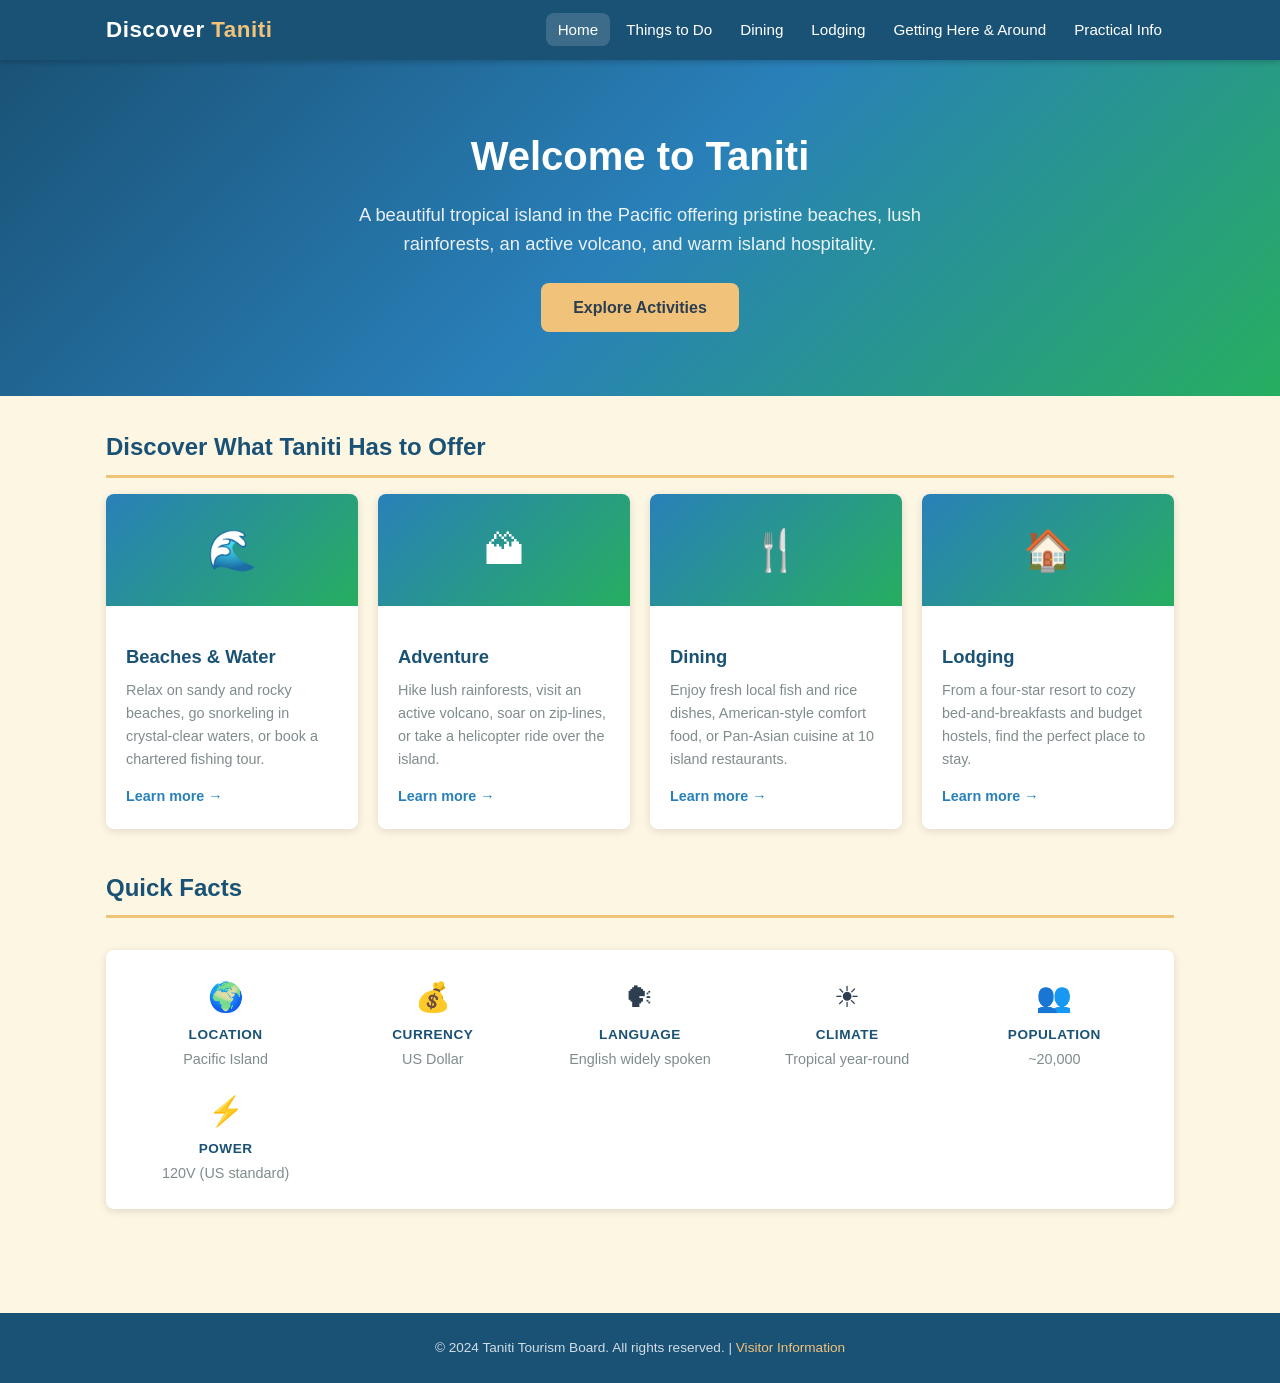
<file: prototype/index.html>
<!DOCTYPE html>
<html lang="en">
<head>
  <meta charset="UTF-8">
  <meta name="viewport" content="width=device-width, initial-scale=1.0">
  <title>Discover Taniti - Your Tropical Paradise</title>
  <link rel="stylesheet" href="css/styles.css">
</head>
<body>
  <a href="#main" class="skip-link">Skip to content</a>

  <header class="site-header">
    <div class="header-inner">
      <div class="logo"><span>Discover</span> Taniti</div>
      <button class="hamburger" aria-label="Toggle navigation" aria-expanded="false">&#9776;</button>
      <nav class="main-nav">
        <ul>
          <li><a href="index.html">Home</a></li>
          <li><a href="attractions.html">Things to Do</a></li>
          <li><a href="dining.html">Dining</a></li>
          <li><a href="lodging.html">Lodging</a></li>
          <li><a href="transportation.html">Getting Here &amp; Around</a></li>
          <li><a href="practical.html">Practical Info</a></li>
        </ul>
      </nav>
    </div>
  </header>

  <section class="hero">
    <h1>Welcome to Taniti</h1>
    <p>A beautiful tropical island in the Pacific offering pristine beaches, lush rainforests, an active volcano, and warm island hospitality.</p>
    <a href="attractions.html" class="btn">Explore Activities</a>
  </section>

  <div class="container" id="main">

    <section class="section">
      <h2>Discover What Taniti Has to Offer</h2>
      <div class="cards">

        <div class="card">
          <div class="card-icon">&#127754;</div>
          <div class="card-body">
            <h3>Beaches &amp; Water</h3>
            <p>Relax on sandy and rocky beaches, go snorkeling in crystal-clear waters, or book a chartered fishing tour.</p>
            <a href="attractions.html">Learn more &rarr;</a>
          </div>
        </div>

        <div class="card">
          <div class="card-icon">&#127956;</div>
          <div class="card-body">
            <h3>Adventure</h3>
            <p>Hike lush rainforests, visit an active volcano, soar on zip-lines, or take a helicopter ride over the island.</p>
            <a href="attractions.html">Learn more &rarr;</a>
          </div>
        </div>

        <div class="card">
          <div class="card-icon">&#127860;</div>
          <div class="card-body">
            <h3>Dining</h3>
            <p>Enjoy fresh local fish and rice dishes, American-style comfort food, or Pan-Asian cuisine at 10 island restaurants.</p>
            <a href="dining.html">Learn more &rarr;</a>
          </div>
        </div>

        <div class="card">
          <div class="card-icon">&#127968;</div>
          <div class="card-body">
            <h3>Lodging</h3>
            <p>From a four-star resort to cozy bed-and-breakfasts and budget hostels, find the perfect place to stay.</p>
            <a href="lodging.html">Learn more &rarr;</a>
          </div>
        </div>

      </div>
    </section>

    <section class="section">
      <h2>Quick Facts</h2>
      <div class="quick-facts">
        <div class="fact">
          <div class="fact-icon">&#127757;</div>
          <strong>Location</strong>
          <span>Pacific Island</span>
        </div>
        <div class="fact">
          <div class="fact-icon">&#128176;</div>
          <strong>Currency</strong>
          <span>US Dollar</span>
        </div>
        <div class="fact">
          <div class="fact-icon">&#128483;</div>
          <strong>Language</strong>
          <span>English widely spoken</span>
        </div>
        <div class="fact">
          <div class="fact-icon">&#9728;</div>
          <strong>Climate</strong>
          <span>Tropical year-round</span>
        </div>
        <div class="fact">
          <div class="fact-icon">&#128101;</div>
          <strong>Population</strong>
          <span>~20,000</span>
        </div>
        <div class="fact">
          <div class="fact-icon">&#9889;</div>
          <strong>Power</strong>
          <span>120V (US standard)</span>
        </div>
      </div>
    </section>

  </div>

  <footer class="site-footer">
    <p>&copy; 2024 Taniti Tourism Board. All rights reserved. | <a href="practical.html">Visitor Information</a></p>
  </footer>

  <button class="back-to-top" aria-label="Back to top">&uarr;</button>
  <script src="js/main.js"></script>
</body>
</html>
</file>
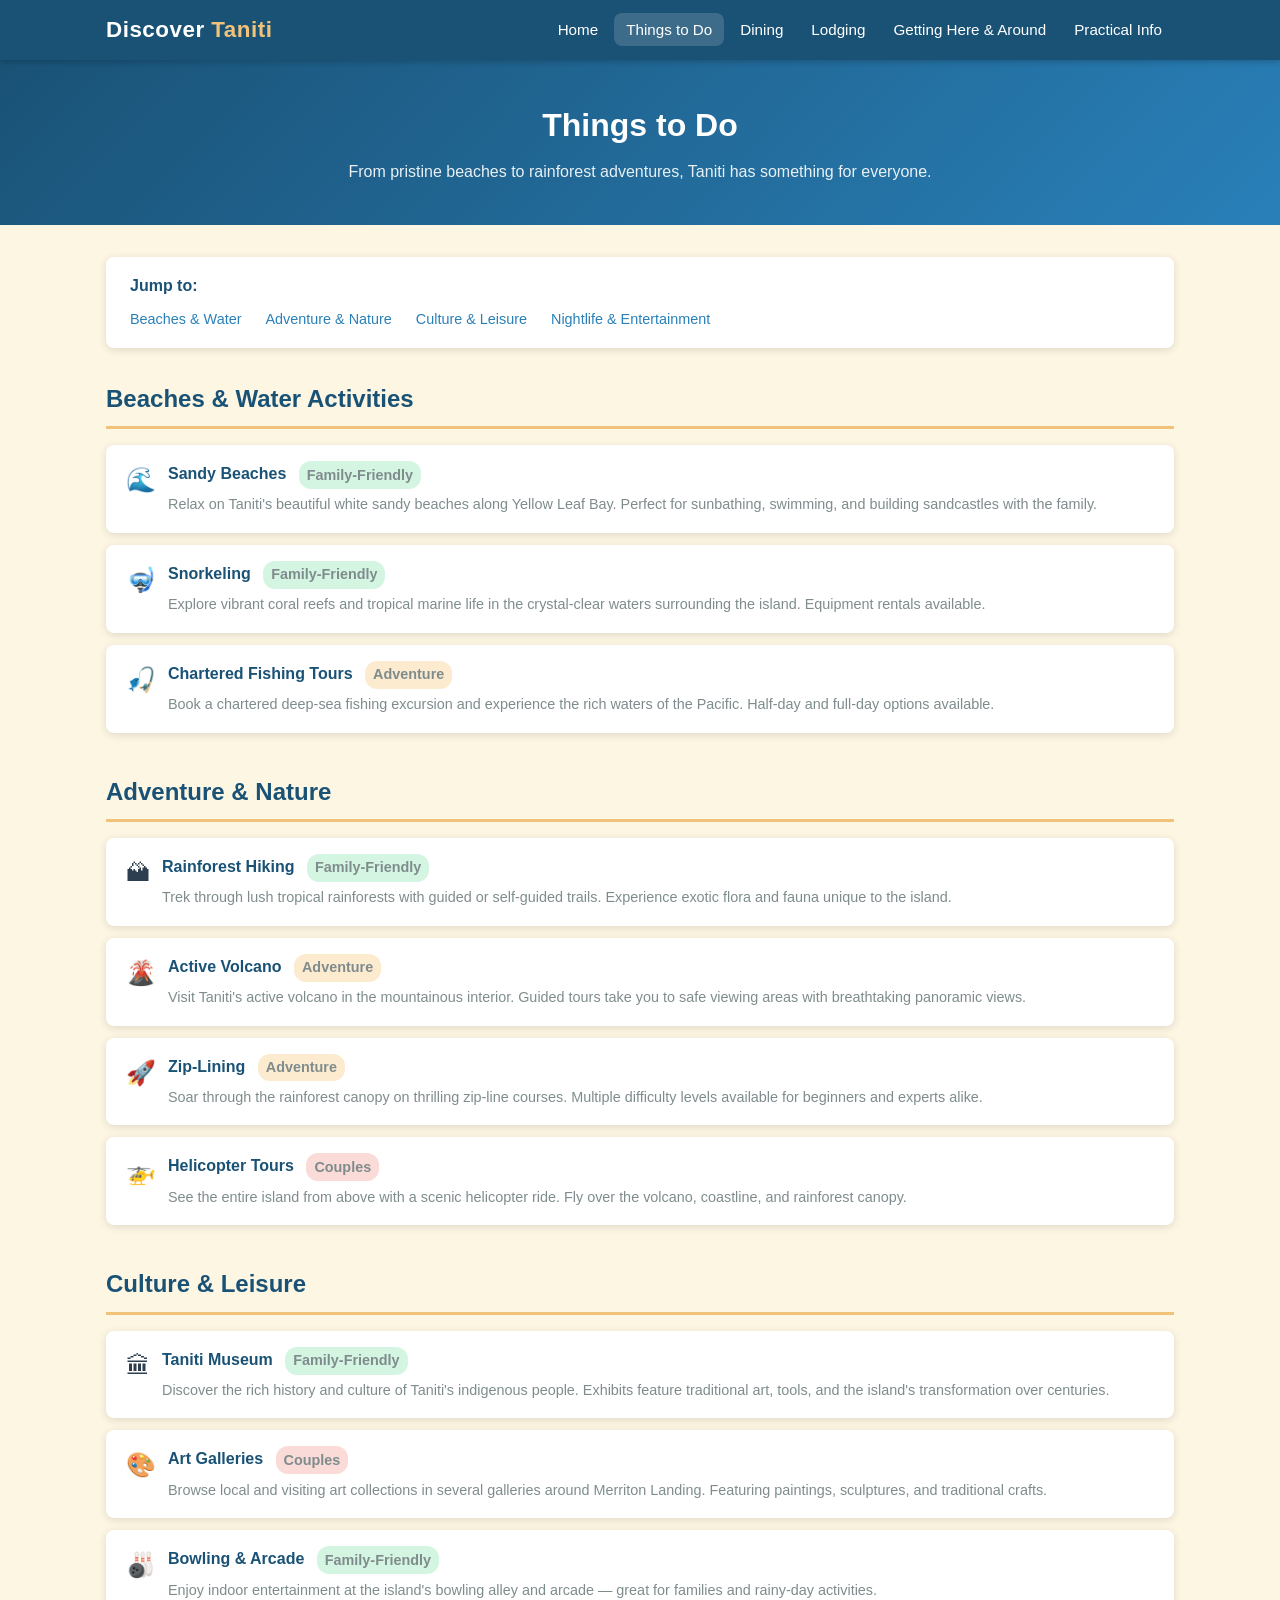
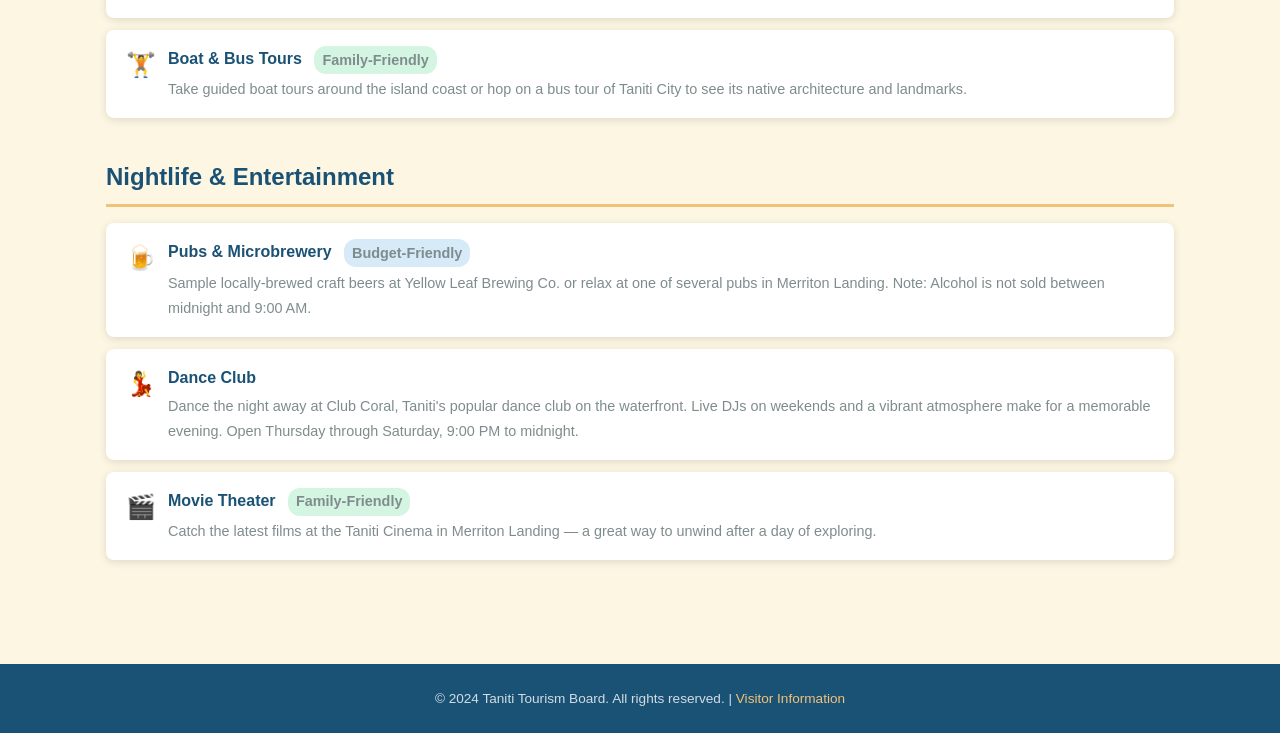
<file: prototype/attractions.html>
<!DOCTYPE html>
<html lang="en">
<head>
  <meta charset="UTF-8">
  <meta name="viewport" content="width=device-width, initial-scale=1.0">
  <title>Things to Do - Discover Taniti</title>
  <link rel="stylesheet" href="css/styles.css">
</head>
<body>
  <a href="#main" class="skip-link">Skip to content</a>

  <header class="site-header">
    <div class="header-inner">
      <div class="logo"><span>Discover</span> Taniti</div>
      <button class="hamburger" aria-label="Toggle navigation" aria-expanded="false">&#9776;</button>
      <nav class="main-nav">
        <ul>
          <li><a href="index.html">Home</a></li>
          <li><a href="attractions.html">Things to Do</a></li>
          <li><a href="dining.html">Dining</a></li>
          <li><a href="lodging.html">Lodging</a></li>
          <li><a href="transportation.html">Getting Here &amp; Around</a></li>
          <li><a href="practical.html">Practical Info</a></li>
        </ul>
      </nav>
    </div>
  </header>

  <section class="page-header">
    <h1>Things to Do</h1>
    <p>From pristine beaches to rainforest adventures, Taniti has something for everyone.</p>
  </section>

  <div class="container" id="main">

    <nav class="page-toc">
      <h2>Jump to:</h2>
      <ul>
        <li><a href="#beaches">Beaches &amp; Water</a></li>
        <li><a href="#adventure">Adventure &amp; Nature</a></li>
        <li><a href="#culture">Culture &amp; Leisure</a></li>
        <li><a href="#nightlife">Nightlife &amp; Entertainment</a></li>
      </ul>
    </nav>

    <section class="section" id="beaches">
      <h2>Beaches &amp; Water Activities</h2>
      <ul class="info-list">
        <li>
          <div class="icon">&#127754;</div>
          <div class="text">
            <strong>Sandy Beaches <span class="tag tag-family">Family-Friendly</span></strong>
            <span>Relax on Taniti's beautiful white sandy beaches along Yellow Leaf Bay. Perfect for sunbathing, swimming, and building sandcastles with the family.</span>
          </div>
        </li>
        <li>
          <div class="icon">&#129343;</div>
          <div class="text">
            <strong>Snorkeling <span class="tag tag-family">Family-Friendly</span></strong>
            <span>Explore vibrant coral reefs and tropical marine life in the crystal-clear waters surrounding the island. Equipment rentals available.</span>
          </div>
        </li>
        <li>
          <div class="icon">&#127907;</div>
          <div class="text">
            <strong>Chartered Fishing Tours <span class="tag tag-adventure">Adventure</span></strong>
            <span>Book a chartered deep-sea fishing excursion and experience the rich waters of the Pacific. Half-day and full-day options available.</span>
          </div>
        </li>
      </ul>
    </section>

    <section class="section" id="adventure">
      <h2>Adventure &amp; Nature</h2>
      <ul class="info-list">
        <li>
          <div class="icon">&#127956;</div>
          <div class="text">
            <strong>Rainforest Hiking <span class="tag tag-family">Family-Friendly</span></strong>
            <span>Trek through lush tropical rainforests with guided or self-guided trails. Experience exotic flora and fauna unique to the island.</span>
          </div>
        </li>
        <li>
          <div class="icon">&#127755;</div>
          <div class="text">
            <strong>Active Volcano <span class="tag tag-adventure">Adventure</span></strong>
            <span>Visit Taniti's active volcano in the mountainous interior. Guided tours take you to safe viewing areas with breathtaking panoramic views.</span>
          </div>
        </li>
        <li>
          <div class="icon">&#128640;</div>
          <div class="text">
            <strong>Zip-Lining <span class="tag tag-adventure">Adventure</span></strong>
            <span>Soar through the rainforest canopy on thrilling zip-line courses. Multiple difficulty levels available for beginners and experts alike.</span>
          </div>
        </li>
        <li>
          <div class="icon">&#128641;</div>
          <div class="text">
            <strong>Helicopter Tours <span class="tag tag-couples">Couples</span></strong>
            <span>See the entire island from above with a scenic helicopter ride. Fly over the volcano, coastline, and rainforest canopy.</span>
          </div>
        </li>
      </ul>
    </section>

    <section class="section" id="culture">
      <h2>Culture &amp; Leisure</h2>
      <ul class="info-list">
        <li>
          <div class="icon">&#127963;</div>
          <div class="text">
            <strong>Taniti Museum <span class="tag tag-family">Family-Friendly</span></strong>
            <span>Discover the rich history and culture of Taniti's indigenous people. Exhibits feature traditional art, tools, and the island's transformation over centuries.</span>
          </div>
        </li>
        <li>
          <div class="icon">&#127912;</div>
          <div class="text">
            <strong>Art Galleries <span class="tag tag-couples">Couples</span></strong>
            <span>Browse local and visiting art collections in several galleries around Merriton Landing. Featuring paintings, sculptures, and traditional crafts.</span>
          </div>
        </li>
        <li>
          <div class="icon">&#127923;</div>
          <div class="text">
            <strong>Bowling &amp; Arcade <span class="tag tag-family">Family-Friendly</span></strong>
            <span>Enjoy indoor entertainment at the island's bowling alley and arcade — great for families and rainy-day activities.</span>
          </div>
        </li>
        <li>
          <div class="icon">&#127947;</div>
          <div class="text">
            <strong>Boat &amp; Bus Tours <span class="tag tag-family">Family-Friendly</span></strong>
            <span>Take guided boat tours around the island coast or hop on a bus tour of Taniti City to see its native architecture and landmarks.</span>
          </div>
        </li>
      </ul>
    </section>

    <section class="section" id="nightlife">
      <h2>Nightlife &amp; Entertainment</h2>
      <ul class="info-list">
        <li>
          <div class="icon">&#127866;</div>
          <div class="text">
            <strong>Pubs &amp; Microbrewery <span class="tag tag-budget">Budget-Friendly</span></strong>
            <span>Sample locally-brewed craft beers at Yellow Leaf Brewing Co. or relax at one of several pubs in Merriton Landing. Note: Alcohol is not sold between midnight and 9:00 AM.</span>
          </div>
        </li>
        <li>
          <div class="icon">&#128131;</div>
          <div class="text">
            <strong>Dance Club</strong>
            <span>Dance the night away at Club Coral, Taniti's popular dance club on the waterfront. Live DJs on weekends and a vibrant atmosphere make for a memorable evening. Open Thursday through Saturday, 9:00 PM to midnight.</span>
          </div>
        </li>
        <li>
          <div class="icon">&#127916;</div>
          <div class="text">
            <strong>Movie Theater <span class="tag tag-family">Family-Friendly</span></strong>
            <span>Catch the latest films at the Taniti Cinema in Merriton Landing — a great way to unwind after a day of exploring.</span>
          </div>
        </li>
      </ul>
    </section>

  </div>

  <footer class="site-footer">
    <p>&copy; 2024 Taniti Tourism Board. All rights reserved. | <a href="practical.html">Visitor Information</a></p>
  </footer>

  <button class="back-to-top" aria-label="Back to top">&uarr;</button>
  <script src="js/main.js"></script>
</body>
</html>
</file>
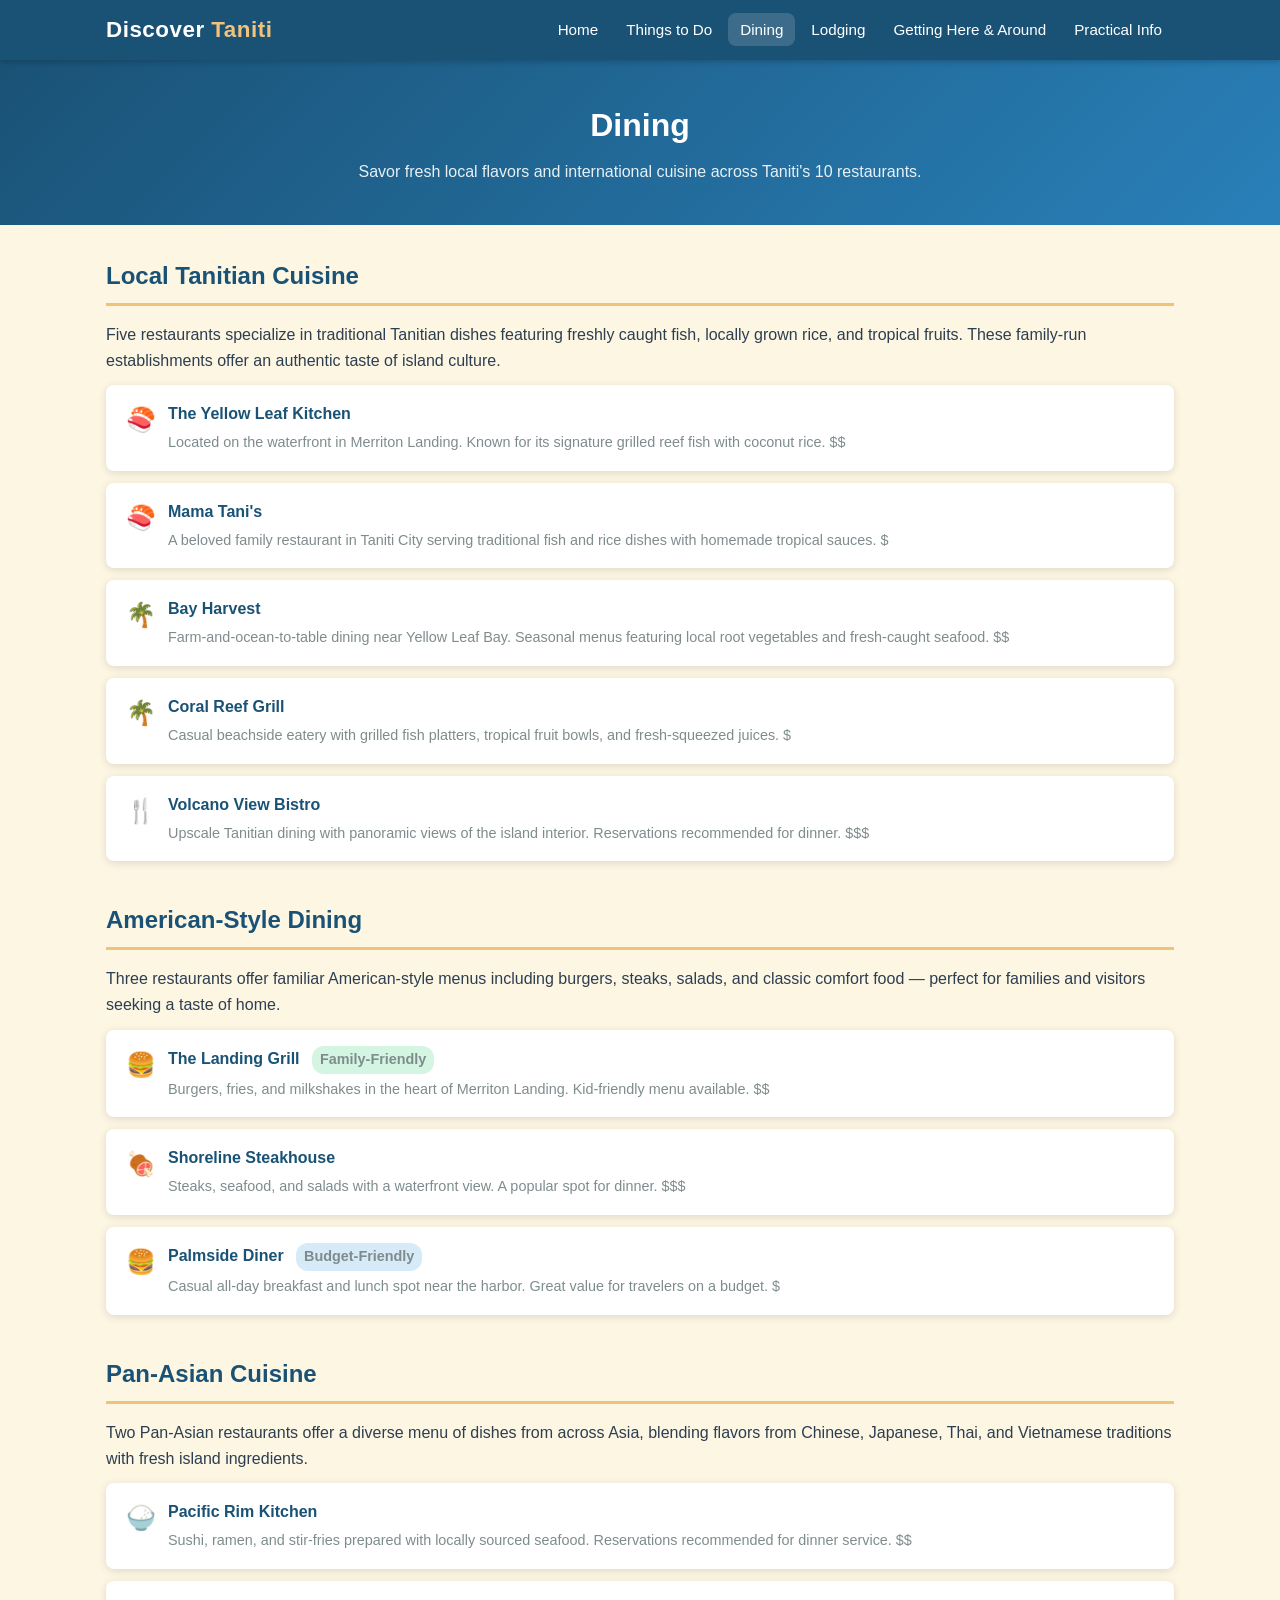
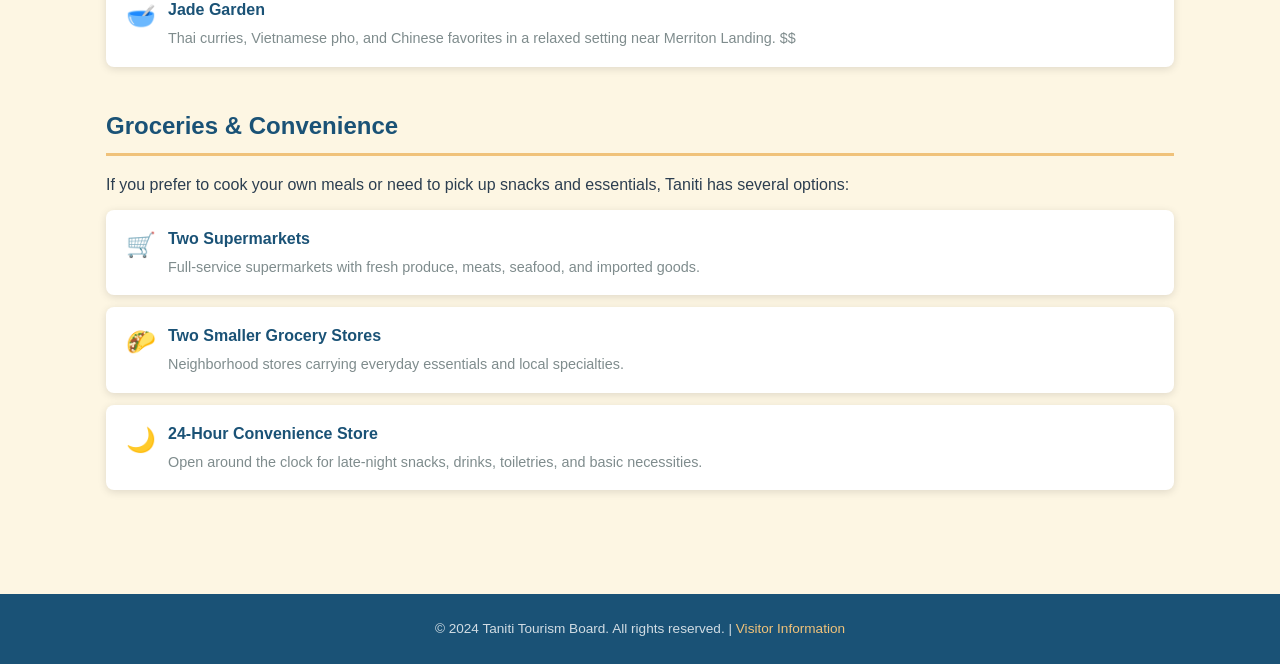
<file: prototype/dining.html>
<!DOCTYPE html>
<html lang="en">
<head>
  <meta charset="UTF-8">
  <meta name="viewport" content="width=device-width, initial-scale=1.0">
  <title>Dining - Discover Taniti</title>
  <link rel="stylesheet" href="css/styles.css">
</head>
<body>
  <a href="#main" class="skip-link">Skip to content</a>

  <header class="site-header">
    <div class="header-inner">
      <div class="logo"><span>Discover</span> Taniti</div>
      <button class="hamburger" aria-label="Toggle navigation" aria-expanded="false">&#9776;</button>
      <nav class="main-nav">
        <ul>
          <li><a href="index.html">Home</a></li>
          <li><a href="attractions.html">Things to Do</a></li>
          <li><a href="dining.html">Dining</a></li>
          <li><a href="lodging.html">Lodging</a></li>
          <li><a href="transportation.html">Getting Here &amp; Around</a></li>
          <li><a href="practical.html">Practical Info</a></li>
        </ul>
      </nav>
    </div>
  </header>

  <section class="page-header">
    <h1>Dining</h1>
    <p>Savor fresh local flavors and international cuisine across Taniti's 10 restaurants.</p>
  </section>

  <div class="container" id="main">

    <section class="section">
      <h2>Local Tanitian Cuisine</h2>
      <p>Five restaurants specialize in traditional Tanitian dishes featuring freshly caught fish, locally grown rice, and tropical fruits. These family-run establishments offer an authentic taste of island culture.</p>
      <ul class="info-list">
        <li>
          <div class="icon">&#127843;</div>
          <div class="text">
            <strong>The Yellow Leaf Kitchen</strong>
            <span>Located on the waterfront in Merriton Landing. Known for its signature grilled reef fish with coconut rice. $$ </span>
          </div>
        </li>
        <li>
          <div class="icon">&#127843;</div>
          <div class="text">
            <strong>Mama Tani's</strong>
            <span>A beloved family restaurant in Taniti City serving traditional fish and rice dishes with homemade tropical sauces. $</span>
          </div>
        </li>
        <li>
          <div class="icon">&#127796;</div>
          <div class="text">
            <strong>Bay Harvest</strong>
            <span>Farm-and-ocean-to-table dining near Yellow Leaf Bay. Seasonal menus featuring local root vegetables and fresh-caught seafood. $$</span>
          </div>
        </li>
        <li>
          <div class="icon">&#127796;</div>
          <div class="text">
            <strong>Coral Reef Grill</strong>
            <span>Casual beachside eatery with grilled fish platters, tropical fruit bowls, and fresh-squeezed juices. $</span>
          </div>
        </li>
        <li>
          <div class="icon">&#127860;</div>
          <div class="text">
            <strong>Volcano View Bistro</strong>
            <span>Upscale Tanitian dining with panoramic views of the island interior. Reservations recommended for dinner. $$$</span>
          </div>
        </li>
      </ul>
    </section>

    <section class="section">
      <h2>American-Style Dining</h2>
      <p>Three restaurants offer familiar American-style menus including burgers, steaks, salads, and classic comfort food — perfect for families and visitors seeking a taste of home.</p>
      <ul class="info-list">
        <li>
          <div class="icon">&#127828;</div>
          <div class="text">
            <strong>The Landing Grill <span class="tag tag-family">Family-Friendly</span></strong>
            <span>Burgers, fries, and milkshakes in the heart of Merriton Landing. Kid-friendly menu available. $$</span>
          </div>
        </li>
        <li>
          <div class="icon">&#127830;</div>
          <div class="text">
            <strong>Shoreline Steakhouse</strong>
            <span>Steaks, seafood, and salads with a waterfront view. A popular spot for dinner. $$$</span>
          </div>
        </li>
        <li>
          <div class="icon">&#127828;</div>
          <div class="text">
            <strong>Palmside Diner <span class="tag tag-budget">Budget-Friendly</span></strong>
            <span>Casual all-day breakfast and lunch spot near the harbor. Great value for travelers on a budget. $</span>
          </div>
        </li>
      </ul>
    </section>

    <section class="section">
      <h2>Pan-Asian Cuisine</h2>
      <p>Two Pan-Asian restaurants offer a diverse menu of dishes from across Asia, blending flavors from Chinese, Japanese, Thai, and Vietnamese traditions with fresh island ingredients.</p>
      <ul class="info-list">
        <li>
          <div class="icon">&#127834;</div>
          <div class="text">
            <strong>Pacific Rim Kitchen</strong>
            <span>Sushi, ramen, and stir-fries prepared with locally sourced seafood. Reservations recommended for dinner service. $$</span>
          </div>
        </li>
        <li>
          <div class="icon">&#129379;</div>
          <div class="text">
            <strong>Jade Garden</strong>
            <span>Thai curries, Vietnamese pho, and Chinese favorites in a relaxed setting near Merriton Landing. $$</span>
          </div>
        </li>
      </ul>
    </section>

    <section class="section">
      <h2>Groceries &amp; Convenience</h2>
      <p>If you prefer to cook your own meals or need to pick up snacks and essentials, Taniti has several options:</p>
      <ul class="info-list">
        <li>
          <div class="icon">&#128722;</div>
          <div class="text">
            <strong>Two Supermarkets</strong>
            <span>Full-service supermarkets with fresh produce, meats, seafood, and imported goods.</span>
          </div>
        </li>
        <li>
          <div class="icon">&#127790;</div>
          <div class="text">
            <strong>Two Smaller Grocery Stores</strong>
            <span>Neighborhood stores carrying everyday essentials and local specialties.</span>
          </div>
        </li>
        <li>
          <div class="icon">&#127769;</div>
          <div class="text">
            <strong>24-Hour Convenience Store</strong>
            <span>Open around the clock for late-night snacks, drinks, toiletries, and basic necessities.</span>
          </div>
        </li>
      </ul>
    </section>

  </div>

  <footer class="site-footer">
    <p>&copy; 2024 Taniti Tourism Board. All rights reserved. | <a href="practical.html">Visitor Information</a></p>
  </footer>

  <button class="back-to-top" aria-label="Back to top">&uarr;</button>
  <script src="js/main.js"></script>
</body>
</html>
</file>
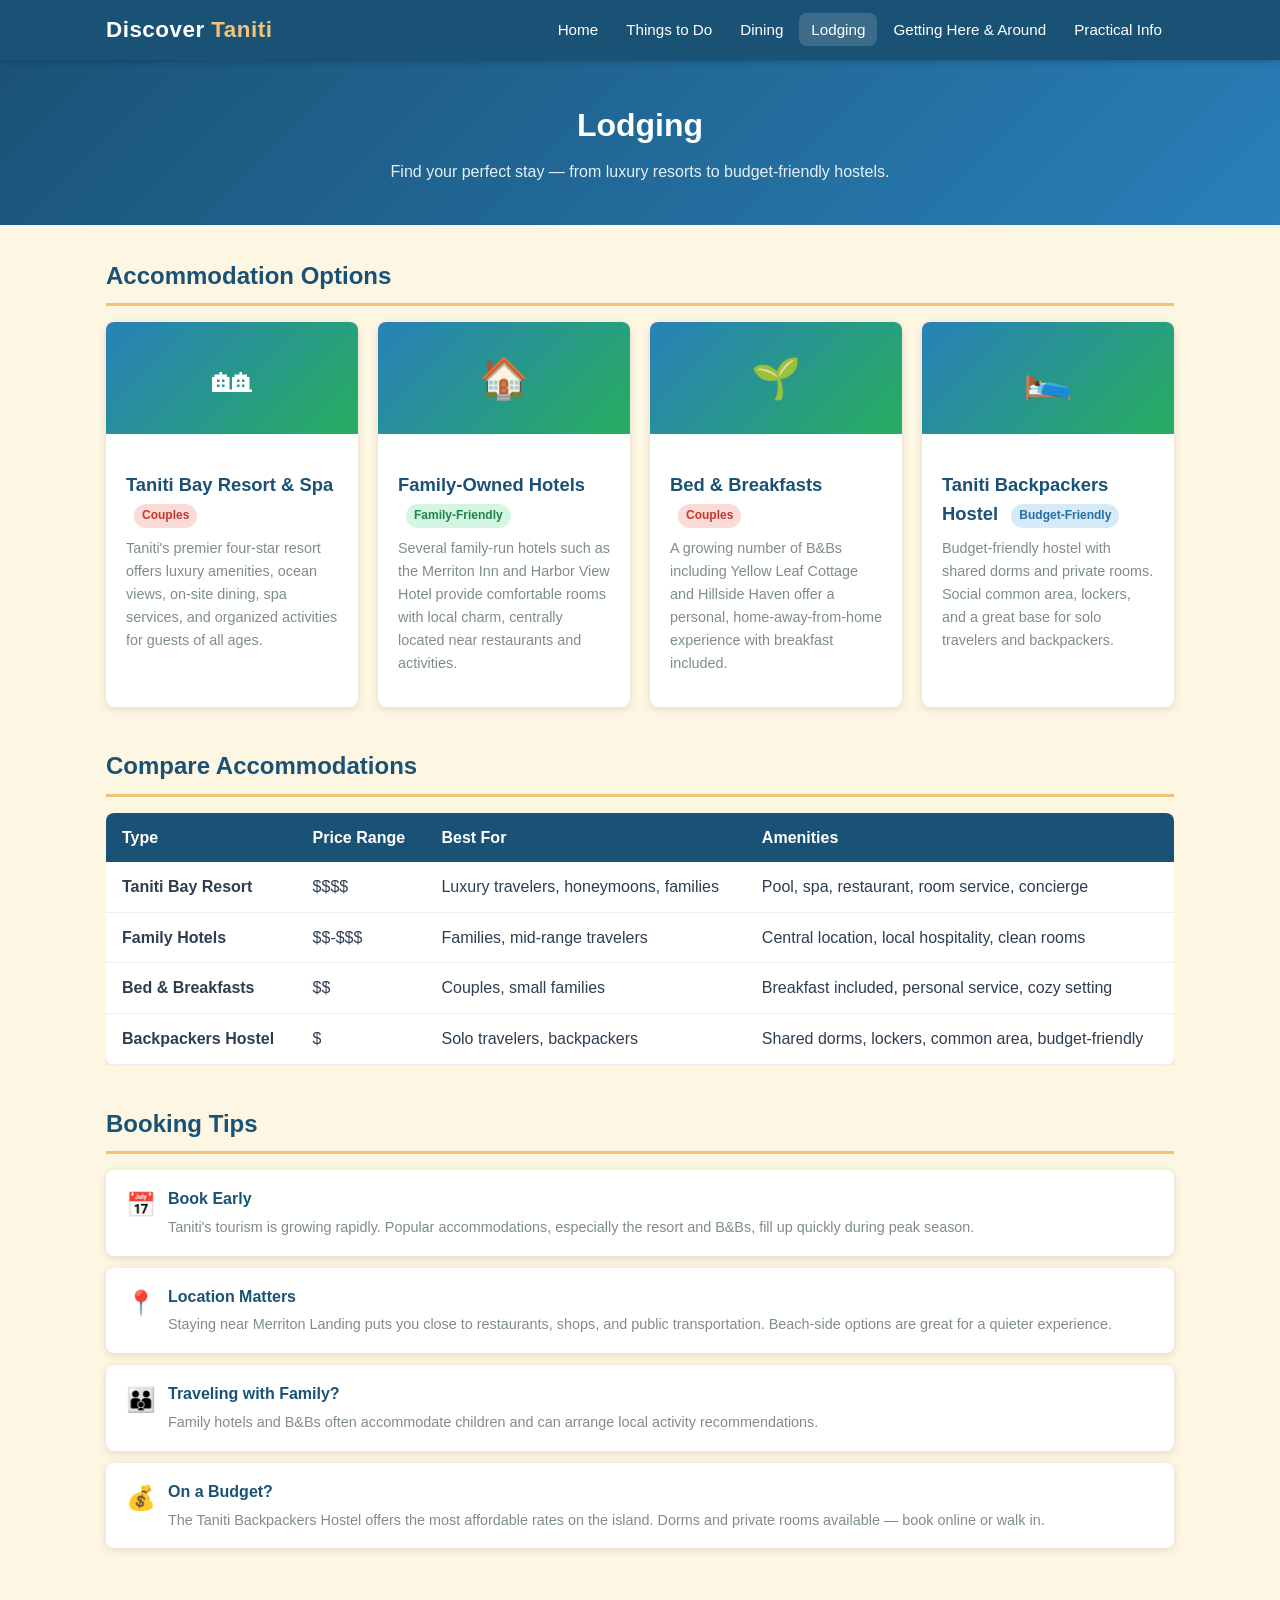
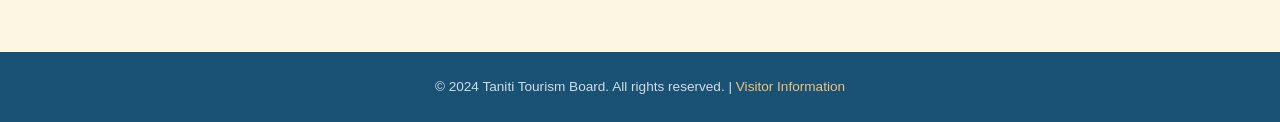
<file: prototype/lodging.html>
<!DOCTYPE html>
<html lang="en">
<head>
  <meta charset="UTF-8">
  <meta name="viewport" content="width=device-width, initial-scale=1.0">
  <title>Lodging - Discover Taniti</title>
  <link rel="stylesheet" href="css/styles.css">
</head>
<body>
  <a href="#main" class="skip-link">Skip to content</a>

  <header class="site-header">
    <div class="header-inner">
      <div class="logo"><span>Discover</span> Taniti</div>
      <button class="hamburger" aria-label="Toggle navigation" aria-expanded="false">&#9776;</button>
      <nav class="main-nav">
        <ul>
          <li><a href="index.html">Home</a></li>
          <li><a href="attractions.html">Things to Do</a></li>
          <li><a href="dining.html">Dining</a></li>
          <li><a href="lodging.html">Lodging</a></li>
          <li><a href="transportation.html">Getting Here &amp; Around</a></li>
          <li><a href="practical.html">Practical Info</a></li>
        </ul>
      </nav>
    </div>
  </header>

  <section class="page-header">
    <h1>Lodging</h1>
    <p>Find your perfect stay — from luxury resorts to budget-friendly hostels.</p>
  </section>

  <div class="container" id="main">

    <section class="section">
      <h2>Accommodation Options</h2>
      <div class="cards">

        <div class="card">
          <div class="card-icon">&#127960;</div>
          <div class="card-body">
            <h3>Taniti Bay Resort &amp; Spa <span class="tag tag-couples">Couples</span></h3>
            <p>Taniti's premier four-star resort offers luxury amenities, ocean views, on-site dining, spa services, and organized activities for guests of all ages.</p>
          </div>
        </div>

        <div class="card">
          <div class="card-icon">&#127968;</div>
          <div class="card-body">
            <h3>Family-Owned Hotels <span class="tag tag-family">Family-Friendly</span></h3>
            <p>Several family-run hotels such as the Merriton Inn and Harbor View Hotel provide comfortable rooms with local charm, centrally located near restaurants and activities.</p>
          </div>
        </div>

        <div class="card">
          <div class="card-icon">&#127793;</div>
          <div class="card-body">
            <h3>Bed &amp; Breakfasts <span class="tag tag-couples">Couples</span></h3>
            <p>A growing number of B&amp;Bs including Yellow Leaf Cottage and Hillside Haven offer a personal, home-away-from-home experience with breakfast included.</p>
          </div>
        </div>

        <div class="card">
          <div class="card-icon">&#128716;</div>
          <div class="card-body">
            <h3>Taniti Backpackers Hostel <span class="tag tag-budget">Budget-Friendly</span></h3>
            <p>Budget-friendly hostel with shared dorms and private rooms. Social common area, lockers, and a great base for solo travelers and backpackers.</p>
          </div>
        </div>

      </div>
    </section>

    <section class="section">
      <h2>Compare Accommodations</h2>
      <div style="overflow-x:auto;">
        <table class="comparison-table">
          <thead>
            <tr>
              <th>Type</th>
              <th>Price Range</th>
              <th>Best For</th>
              <th>Amenities</th>
            </tr>
          </thead>
          <tbody>
            <tr>
              <td>Taniti Bay Resort</td>
              <td>$$$$</td>
              <td>Luxury travelers, honeymoons, families</td>
              <td>Pool, spa, restaurant, room service, concierge</td>
            </tr>
            <tr>
              <td>Family Hotels</td>
              <td>$$-$$$</td>
              <td>Families, mid-range travelers</td>
              <td>Central location, local hospitality, clean rooms</td>
            </tr>
            <tr>
              <td>Bed &amp; Breakfasts</td>
              <td>$$</td>
              <td>Couples, small families</td>
              <td>Breakfast included, personal service, cozy setting</td>
            </tr>
            <tr>
              <td>Backpackers Hostel</td>
              <td>$</td>
              <td>Solo travelers, backpackers</td>
              <td>Shared dorms, lockers, common area, budget-friendly</td>
            </tr>
          </tbody>
        </table>
      </div>
    </section>

    <section class="section">
      <h2>Booking Tips</h2>
      <ul class="info-list">
        <li>
          <div class="icon">&#128197;</div>
          <div class="text">
            <strong>Book Early</strong>
            <span>Taniti's tourism is growing rapidly. Popular accommodations, especially the resort and B&amp;Bs, fill up quickly during peak season.</span>
          </div>
        </li>
        <li>
          <div class="icon">&#128205;</div>
          <div class="text">
            <strong>Location Matters</strong>
            <span>Staying near Merriton Landing puts you close to restaurants, shops, and public transportation. Beach-side options are great for a quieter experience.</span>
          </div>
        </li>
        <li>
          <div class="icon">&#128106;</div>
          <div class="text">
            <strong>Traveling with Family?</strong>
            <span>Family hotels and B&amp;Bs often accommodate children and can arrange local activity recommendations.</span>
          </div>
        </li>
        <li>
          <div class="icon">&#128176;</div>
          <div class="text">
            <strong>On a Budget?</strong>
            <span>The Taniti Backpackers Hostel offers the most affordable rates on the island. Dorms and private rooms available — book online or walk in.</span>
          </div>
        </li>
      </ul>
    </section>

  </div>

  <footer class="site-footer">
    <p>&copy; 2024 Taniti Tourism Board. All rights reserved. | <a href="practical.html">Visitor Information</a></p>
  </footer>

  <button class="back-to-top" aria-label="Back to top">&uarr;</button>
  <script src="js/main.js"></script>
</body>
</html>
</file>
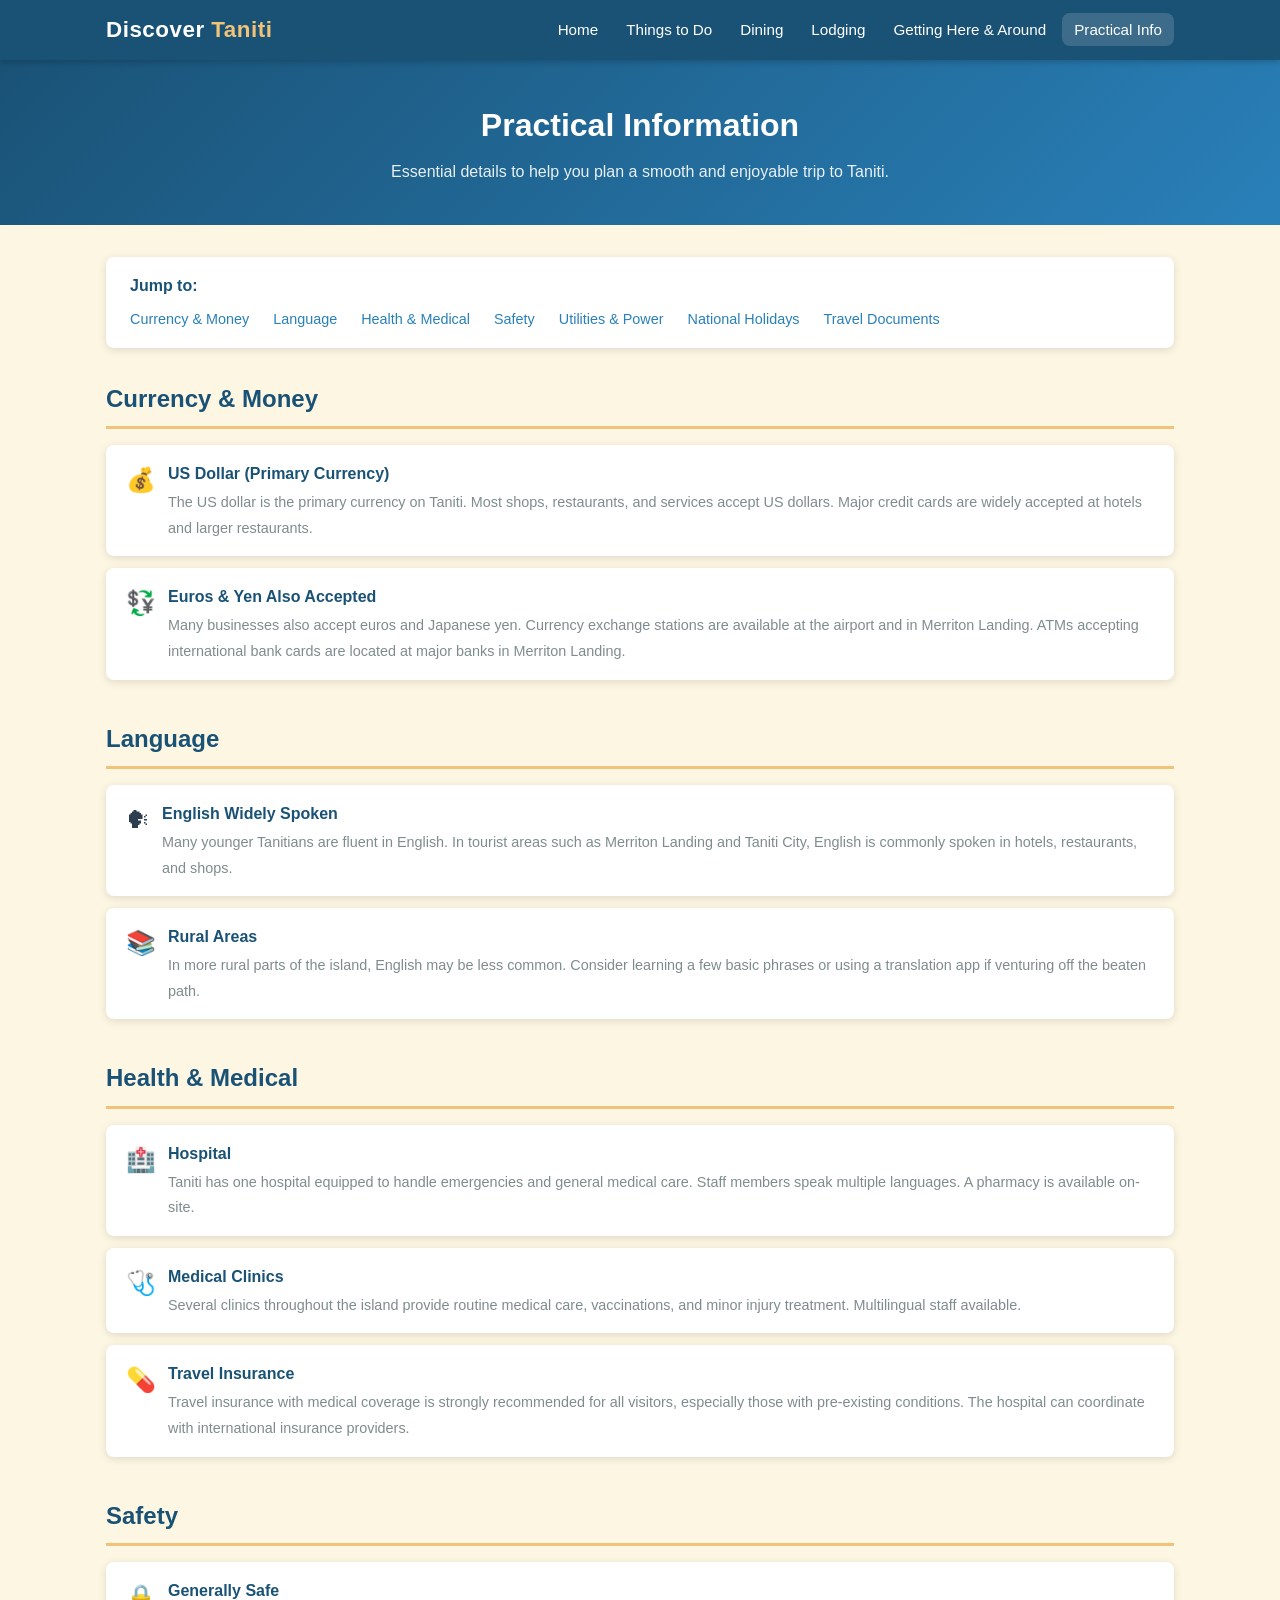
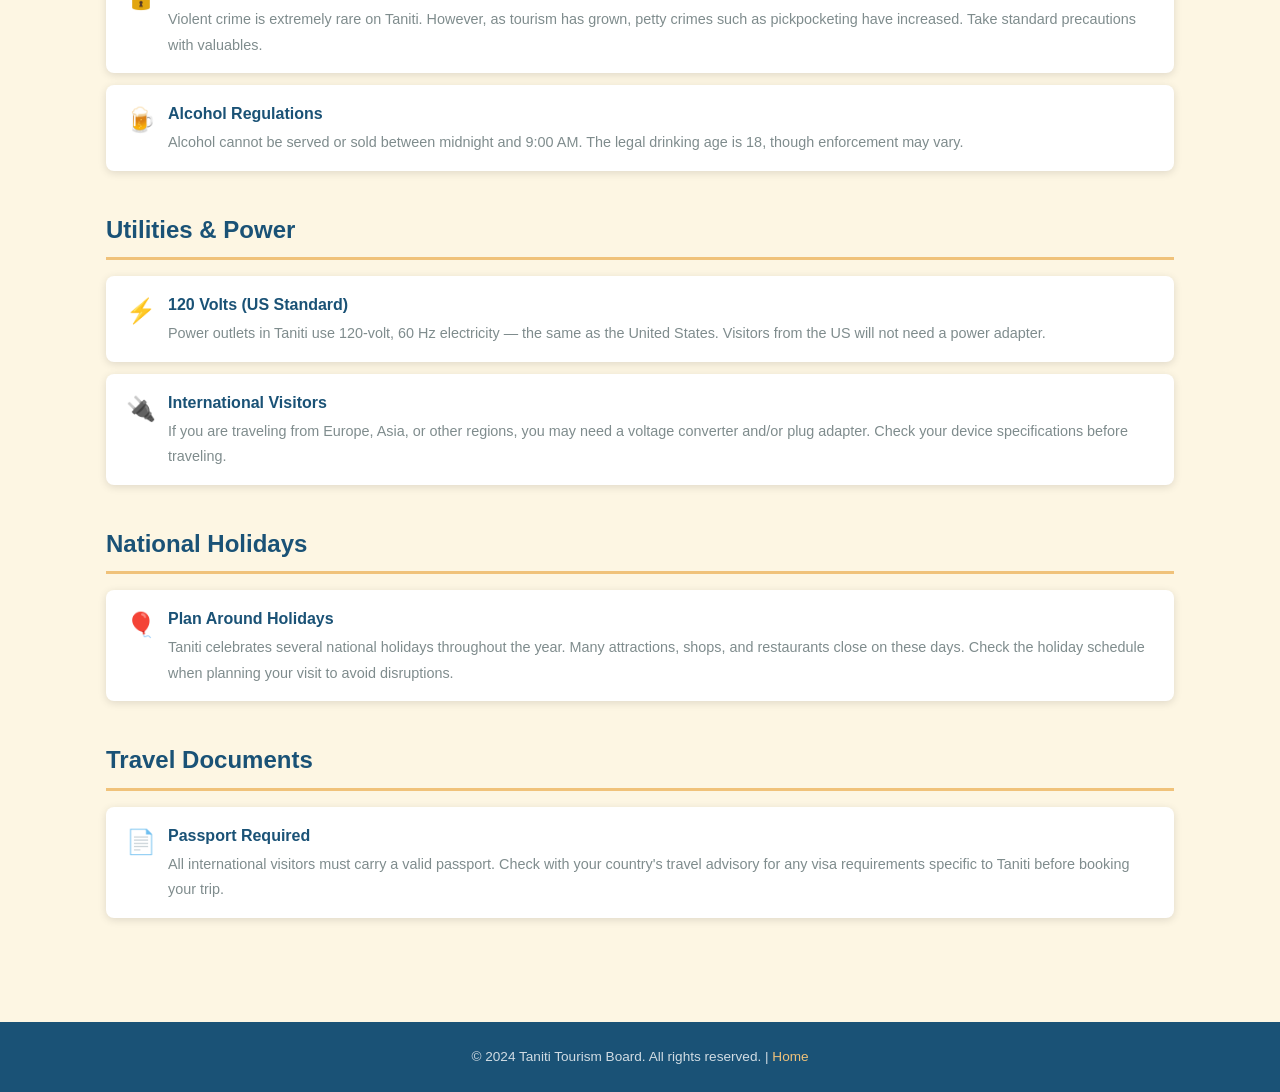
<file: prototype/practical.html>
<!DOCTYPE html>
<html lang="en">
<head>
  <meta charset="UTF-8">
  <meta name="viewport" content="width=device-width, initial-scale=1.0">
  <title>Practical Information - Discover Taniti</title>
  <link rel="stylesheet" href="css/styles.css">
</head>
<body>
  <a href="#main" class="skip-link">Skip to content</a>

  <header class="site-header">
    <div class="header-inner">
      <div class="logo"><span>Discover</span> Taniti</div>
      <button class="hamburger" aria-label="Toggle navigation" aria-expanded="false">&#9776;</button>
      <nav class="main-nav">
        <ul>
          <li><a href="index.html">Home</a></li>
          <li><a href="attractions.html">Things to Do</a></li>
          <li><a href="dining.html">Dining</a></li>
          <li><a href="lodging.html">Lodging</a></li>
          <li><a href="transportation.html">Getting Here &amp; Around</a></li>
          <li><a href="practical.html">Practical Info</a></li>
        </ul>
      </nav>
    </div>
  </header>

  <section class="page-header">
    <h1>Practical Information</h1>
    <p>Essential details to help you plan a smooth and enjoyable trip to Taniti.</p>
  </section>

  <div class="container" id="main">

    <nav class="page-toc">
      <h2>Jump to:</h2>
      <ul>
        <li><a href="#currency">Currency &amp; Money</a></li>
        <li><a href="#language">Language</a></li>
        <li><a href="#health">Health &amp; Medical</a></li>
        <li><a href="#safety">Safety</a></li>
        <li><a href="#power">Utilities &amp; Power</a></li>
        <li><a href="#holidays">National Holidays</a></li>
        <li><a href="#travel-docs">Travel Documents</a></li>
      </ul>
    </nav>

    <section class="section" id="currency">
      <h2>Currency &amp; Money</h2>
      <ul class="info-list">
        <li>
          <div class="icon">&#128176;</div>
          <div class="text">
            <strong>US Dollar (Primary Currency)</strong>
            <span>The US dollar is the primary currency on Taniti. Most shops, restaurants, and services accept US dollars. Major credit cards are widely accepted at hotels and larger restaurants.</span>
          </div>
        </li>
        <li>
          <div class="icon">&#128177;</div>
          <div class="text">
            <strong>Euros &amp; Yen Also Accepted</strong>
            <span>Many businesses also accept euros and Japanese yen. Currency exchange stations are available at the airport and in Merriton Landing. ATMs accepting international bank cards are located at major banks in Merriton Landing.</span>
          </div>
        </li>
      </ul>
    </section>

    <section class="section" id="language">
      <h2>Language</h2>
      <ul class="info-list">
        <li>
          <div class="icon">&#128483;</div>
          <div class="text">
            <strong>English Widely Spoken</strong>
            <span>Many younger Tanitians are fluent in English. In tourist areas such as Merriton Landing and Taniti City, English is commonly spoken in hotels, restaurants, and shops.</span>
          </div>
        </li>
        <li>
          <div class="icon">&#128218;</div>
          <div class="text">
            <strong>Rural Areas</strong>
            <span>In more rural parts of the island, English may be less common. Consider learning a few basic phrases or using a translation app if venturing off the beaten path.</span>
          </div>
        </li>
      </ul>
    </section>

    <section class="section" id="health">
      <h2>Health &amp; Medical</h2>
      <ul class="info-list">
        <li>
          <div class="icon">&#127973;</div>
          <div class="text">
            <strong>Hospital</strong>
            <span>Taniti has one hospital equipped to handle emergencies and general medical care. Staff members speak multiple languages. A pharmacy is available on-site.</span>
          </div>
        </li>
        <li>
          <div class="icon">&#129658;</div>
          <div class="text">
            <strong>Medical Clinics</strong>
            <span>Several clinics throughout the island provide routine medical care, vaccinations, and minor injury treatment. Multilingual staff available.</span>
          </div>
        </li>
        <li>
          <div class="icon">&#128138;</div>
          <div class="text">
            <strong>Travel Insurance</strong>
            <span>Travel insurance with medical coverage is strongly recommended for all visitors, especially those with pre-existing conditions. The hospital can coordinate with international insurance providers.</span>
          </div>
        </li>
      </ul>
    </section>

    <section class="section" id="safety">
      <h2>Safety</h2>
      <ul class="info-list">
        <li>
          <div class="icon">&#128274;</div>
          <div class="text">
            <strong>Generally Safe</strong>
            <span>Violent crime is extremely rare on Taniti. However, as tourism has grown, petty crimes such as pickpocketing have increased. Take standard precautions with valuables.</span>
          </div>
        </li>
        <li>
          <div class="icon">&#127866;</div>
          <div class="text">
            <strong>Alcohol Regulations</strong>
            <span>Alcohol cannot be served or sold between midnight and 9:00 AM. The legal drinking age is 18, though enforcement may vary.</span>
          </div>
        </li>
      </ul>
    </section>

    <section class="section" id="power">
      <h2>Utilities &amp; Power</h2>
      <ul class="info-list">
        <li>
          <div class="icon">&#9889;</div>
          <div class="text">
            <strong>120 Volts (US Standard)</strong>
            <span>Power outlets in Taniti use 120-volt, 60 Hz electricity — the same as the United States. Visitors from the US will not need a power adapter.</span>
          </div>
        </li>
        <li>
          <div class="icon">&#128268;</div>
          <div class="text">
            <strong>International Visitors</strong>
            <span>If you are traveling from Europe, Asia, or other regions, you may need a voltage converter and/or plug adapter. Check your device specifications before traveling.</span>
          </div>
        </li>
      </ul>
    </section>

    <section class="section" id="holidays">
      <h2>National Holidays</h2>
      <ul class="info-list">
        <li>
          <div class="icon">&#127880;</div>
          <div class="text">
            <strong>Plan Around Holidays</strong>
            <span>Taniti celebrates several national holidays throughout the year. Many attractions, shops, and restaurants close on these days. Check the holiday schedule when planning your visit to avoid disruptions.</span>
          </div>
        </li>
      </ul>
    </section>

    <section class="section" id="travel-docs">
      <h2>Travel Documents</h2>
      <ul class="info-list">
        <li>
          <div class="icon">&#128196;</div>
          <div class="text">
            <strong>Passport Required</strong>
            <span>All international visitors must carry a valid passport. Check with your country's travel advisory for any visa requirements specific to Taniti before booking your trip.</span>
          </div>
        </li>
      </ul>
    </section>

  </div>

  <footer class="site-footer">
    <p>&copy; 2024 Taniti Tourism Board. All rights reserved. | <a href="index.html">Home</a></p>
  </footer>

  <button class="back-to-top" aria-label="Back to top">&uarr;</button>
  <script src="js/main.js"></script>
</body>
</html>
</file>
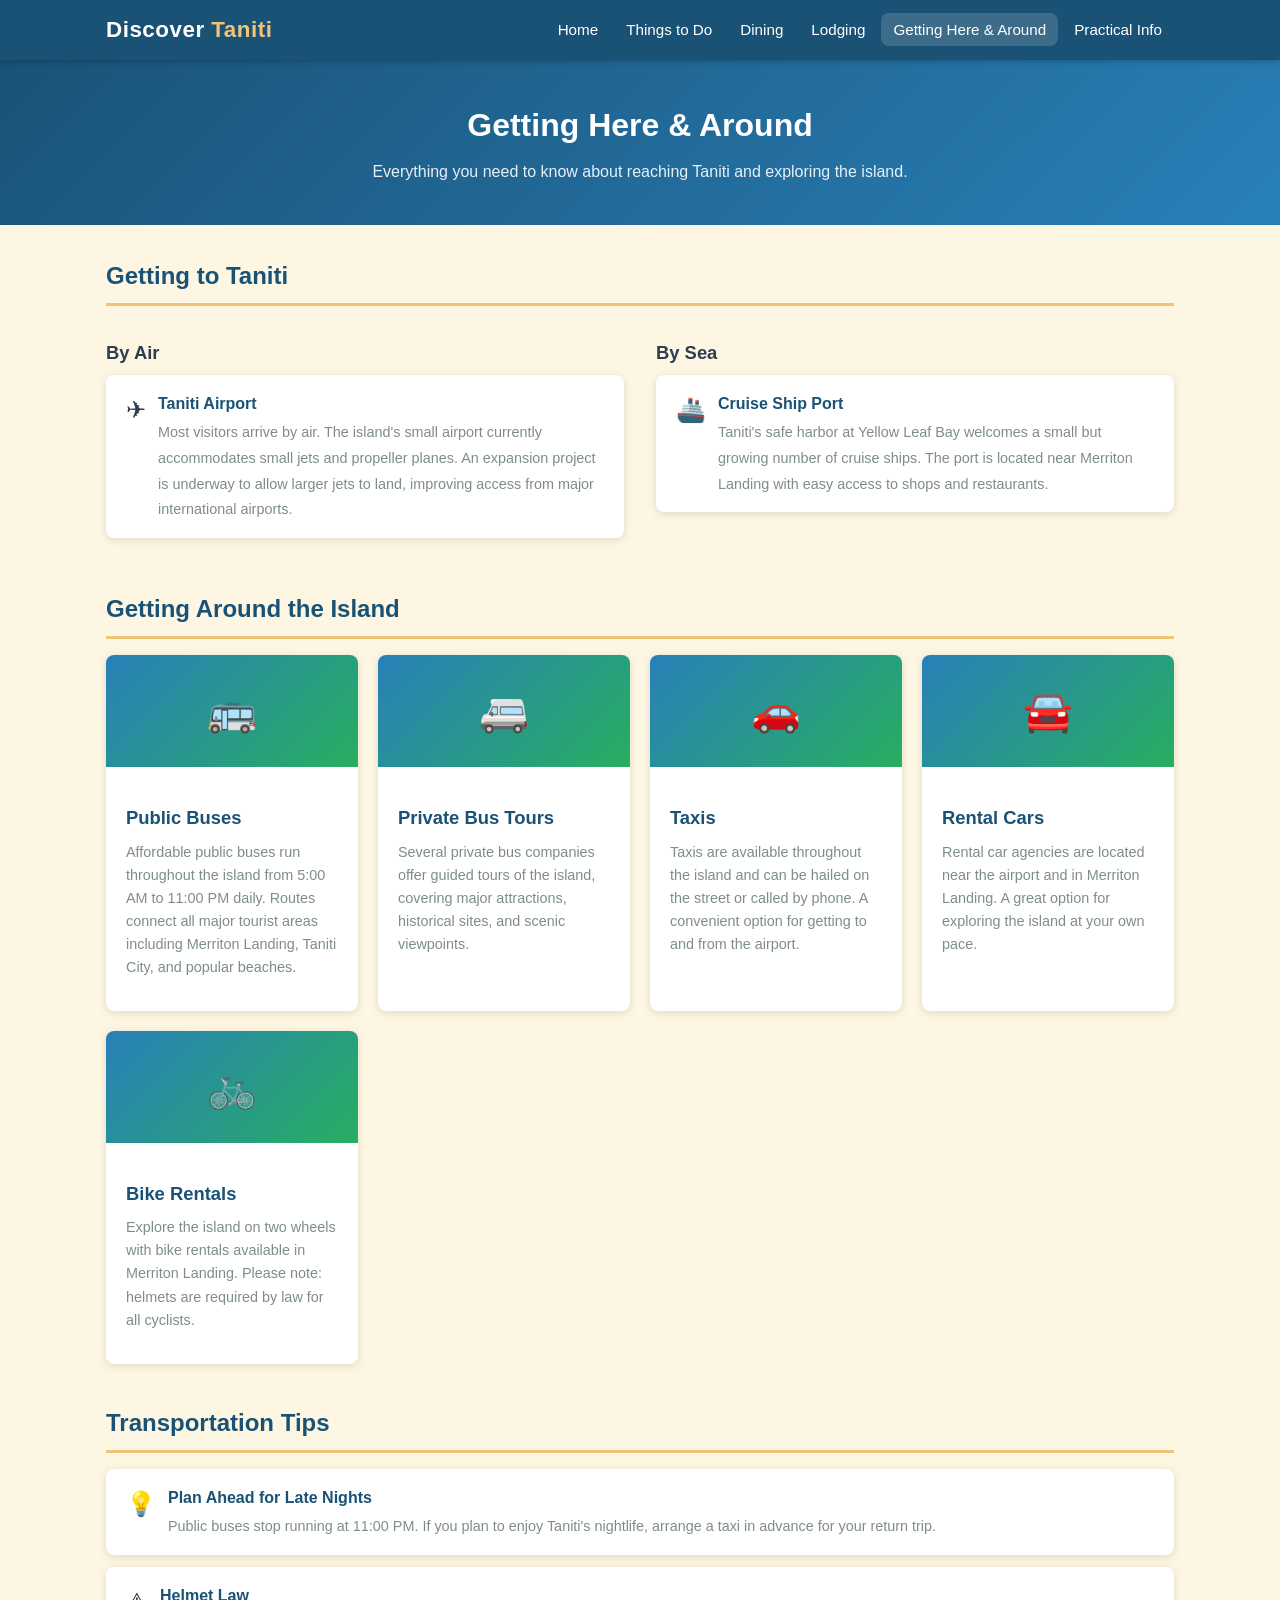
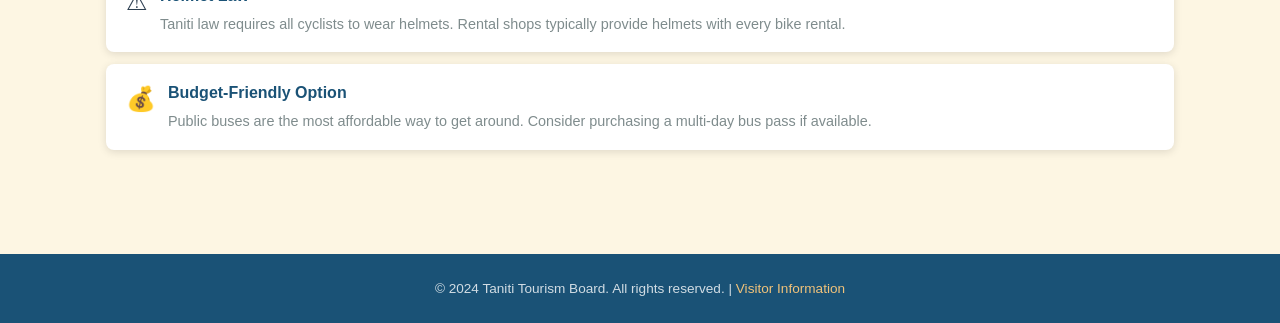
<file: prototype/transportation.html>
<!DOCTYPE html>
<html lang="en">
<head>
  <meta charset="UTF-8">
  <meta name="viewport" content="width=device-width, initial-scale=1.0">
  <title>Getting Here &amp; Around - Discover Taniti</title>
  <link rel="stylesheet" href="css/styles.css">
</head>
<body>
  <a href="#main" class="skip-link">Skip to content</a>

  <header class="site-header">
    <div class="header-inner">
      <div class="logo"><span>Discover</span> Taniti</div>
      <button class="hamburger" aria-label="Toggle navigation" aria-expanded="false">&#9776;</button>
      <nav class="main-nav">
        <ul>
          <li><a href="index.html">Home</a></li>
          <li><a href="attractions.html">Things to Do</a></li>
          <li><a href="dining.html">Dining</a></li>
          <li><a href="lodging.html">Lodging</a></li>
          <li><a href="transportation.html">Getting Here &amp; Around</a></li>
          <li><a href="practical.html">Practical Info</a></li>
        </ul>
      </nav>
    </div>
  </header>

  <section class="page-header">
    <h1>Getting Here &amp; Around</h1>
    <p>Everything you need to know about reaching Taniti and exploring the island.</p>
  </section>

  <div class="container" id="main">

    <section class="section">
      <h2>Getting to Taniti</h2>
      <div class="two-col">
        <div>
          <h3>By Air</h3>
          <ul class="info-list">
            <li>
              <div class="icon">&#9992;</div>
              <div class="text">
                <strong>Taniti Airport</strong>
                <span>Most visitors arrive by air. The island's small airport currently accommodates small jets and propeller planes. An expansion project is underway to allow larger jets to land, improving access from major international airports.</span>
              </div>
            </li>
          </ul>
        </div>
        <div>
          <h3>By Sea</h3>
          <ul class="info-list">
            <li>
              <div class="icon">&#128674;</div>
              <div class="text">
                <strong>Cruise Ship Port</strong>
                <span>Taniti's safe harbor at Yellow Leaf Bay welcomes a small but growing number of cruise ships. The port is located near Merriton Landing with easy access to shops and restaurants.</span>
              </div>
            </li>
          </ul>
        </div>
      </div>
    </section>

    <section class="section">
      <h2>Getting Around the Island</h2>
      <div class="cards">

        <div class="card">
          <div class="card-icon">&#128652;</div>
          <div class="card-body">
            <h3>Public Buses</h3>
            <p>Affordable public buses run throughout the island from 5:00 AM to 11:00 PM daily. Routes connect all major tourist areas including Merriton Landing, Taniti City, and popular beaches.</p>
          </div>
        </div>

        <div class="card">
          <div class="card-icon">&#128656;</div>
          <div class="card-body">
            <h3>Private Bus Tours</h3>
            <p>Several private bus companies offer guided tours of the island, covering major attractions, historical sites, and scenic viewpoints.</p>
          </div>
        </div>

        <div class="card">
          <div class="card-icon">&#128663;</div>
          <div class="card-body">
            <h3>Taxis</h3>
            <p>Taxis are available throughout the island and can be hailed on the street or called by phone. A convenient option for getting to and from the airport.</p>
          </div>
        </div>

        <div class="card">
          <div class="card-icon">&#128664;</div>
          <div class="card-body">
            <h3>Rental Cars</h3>
            <p>Rental car agencies are located near the airport and in Merriton Landing. A great option for exploring the island at your own pace.</p>
          </div>
        </div>

        <div class="card">
          <div class="card-icon">&#128690;</div>
          <div class="card-body">
            <h3>Bike Rentals</h3>
            <p>Explore the island on two wheels with bike rentals available in Merriton Landing. Please note: helmets are required by law for all cyclists.</p>
          </div>
        </div>

      </div>
    </section>

    <section class="section">
      <h2>Transportation Tips</h2>
      <ul class="info-list">
        <li>
          <div class="icon">&#128161;</div>
          <div class="text">
            <strong>Plan Ahead for Late Nights</strong>
            <span>Public buses stop running at 11:00 PM. If you plan to enjoy Taniti's nightlife, arrange a taxi in advance for your return trip.</span>
          </div>
        </li>
        <li>
          <div class="icon">&#9888;</div>
          <div class="text">
            <strong>Helmet Law</strong>
            <span>Taniti law requires all cyclists to wear helmets. Rental shops typically provide helmets with every bike rental.</span>
          </div>
        </li>
        <li>
          <div class="icon">&#128176;</div>
          <div class="text">
            <strong>Budget-Friendly Option</strong>
            <span>Public buses are the most affordable way to get around. Consider purchasing a multi-day bus pass if available.</span>
          </div>
        </li>
      </ul>
    </section>

  </div>

  <footer class="site-footer">
    <p>&copy; 2024 Taniti Tourism Board. All rights reserved. | <a href="practical.html">Visitor Information</a></p>
  </footer>

  <button class="back-to-top" aria-label="Back to top">&uarr;</button>
  <script src="js/main.js"></script>
</body>
</html>
</file>
<file: prototype/css/styles.css>
/* ===== CSS Variables / Design Tokens ===== */
:root {
  --ocean-blue: #1a5276;
  --ocean-light: #2980b9;
  --sandy-gold: #f0c27a;
  --lush-green: #27ae60;
  --coral: #e74c3c;
  --cream: #fdf6e3;
  --white: #ffffff;
  --dark: #2c3e50;
  --gray: #7f8c8d;
  --light-gray: #ecf0f1;
  --font-main: 'Segoe UI', Tahoma, Geneva, Verdana, sans-serif;
  --max-width: 1100px;
  --radius: 8px;
  --shadow: 0 2px 8px rgba(0, 0, 0, 0.12);
}

/* ===== Reset ===== */
*, *::before, *::after { box-sizing: border-box; margin: 0; padding: 0; }
html { scroll-behavior: smooth; }
body {
  font-family: var(--font-main);
  color: var(--dark);
  background: var(--cream);
  line-height: 1.6;
}
a { color: var(--ocean-light); text-decoration: none; }
a:hover { text-decoration: underline; }
img { max-width: 100%; height: auto; display: block; }
ul { list-style: none; }

/* ===== Header ===== */
.site-header {
  background: var(--ocean-blue);
  color: var(--white);
  position: sticky;
  top: 0;
  z-index: 100;
  box-shadow: 0 2px 6px rgba(0,0,0,0.2);
}
.header-inner {
  max-width: var(--max-width);
  margin: 0 auto;
  display: flex;
  align-items: center;
  justify-content: space-between;
  padding: 0.75rem 1rem;
}
.logo {
  font-size: 1.4rem;
  font-weight: 700;
  color: var(--sandy-gold);
  letter-spacing: 0.5px;
}
.logo span { color: var(--white); }

/* ===== Navigation ===== */
.main-nav ul {
  display: flex;
  gap: 0.25rem;
}
.main-nav a {
  color: var(--white);
  padding: 0.5rem 0.75rem;
  border-radius: var(--radius);
  font-size: 0.95rem;
  transition: background 0.2s;
}
.main-nav a:hover,
.main-nav a.active {
  background: rgba(255,255,255,0.15);
  text-decoration: none;
}

/* Hamburger */
.hamburger {
  display: none;
  background: none;
  border: none;
  color: var(--white);
  font-size: 1.6rem;
  cursor: pointer;
  padding: 0.25rem;
}

/* ===== Hero ===== */
.hero {
  background: linear-gradient(135deg, var(--ocean-blue) 0%, var(--ocean-light) 50%, var(--lush-green) 100%);
  color: var(--white);
  text-align: center;
  padding: 4rem 1rem;
}
.hero h1 {
  font-size: 2.5rem;
  margin-bottom: 0.75rem;
}
.hero p {
  font-size: 1.15rem;
  max-width: 600px;
  margin: 0 auto 1.5rem;
  opacity: 0.9;
}
.hero .btn {
  display: inline-block;
  background: var(--sandy-gold);
  color: var(--dark);
  padding: 0.75rem 2rem;
  border-radius: var(--radius);
  font-weight: 600;
  font-size: 1rem;
  transition: transform 0.2s, box-shadow 0.2s;
}
.hero .btn:hover {
  transform: translateY(-2px);
  box-shadow: 0 4px 12px rgba(0,0,0,0.2);
  text-decoration: none;
}

/* ===== Page Header (subpages) ===== */
.page-header {
  background: linear-gradient(135deg, var(--ocean-blue), var(--ocean-light));
  color: var(--white);
  text-align: center;
  padding: 2.5rem 1rem;
}
.page-header h1 { font-size: 2rem; }
.page-header p {
  opacity: 0.9;
  margin-top: 0.5rem;
  max-width: 600px;
  margin-left: auto;
  margin-right: auto;
}

/* ===== Container ===== */
.container {
  max-width: var(--max-width);
  margin: 0 auto;
  padding: 2rem 1rem;
}

/* ===== Section ===== */
.section { margin-bottom: 2.5rem; }
.section h2 {
  font-size: 1.5rem;
  color: var(--ocean-blue);
  margin-bottom: 1rem;
  padding-bottom: 0.5rem;
  border-bottom: 3px solid var(--sandy-gold);
}
.section h3 {
  font-size: 1.15rem;
  color: var(--dark);
  margin: 1rem 0 0.5rem;
}
.section p { margin-bottom: 0.75rem; }

/* ===== Cards Grid ===== */
.cards {
  display: grid;
  grid-template-columns: repeat(auto-fit, minmax(240px, 1fr));
  gap: 1.25rem;
}
.card {
  background: var(--white);
  border-radius: var(--radius);
  box-shadow: var(--shadow);
  overflow: hidden;
  transition: transform 0.2s, box-shadow 0.2s;
}
.card:hover {
  transform: translateY(-4px);
  box-shadow: 0 6px 16px rgba(0,0,0,0.15);
}
.card-icon {
  background: linear-gradient(135deg, var(--ocean-light), var(--lush-green));
  color: var(--white);
  font-size: 2.5rem;
  text-align: center;
  padding: 1.5rem;
}
.card-body {
  padding: 1.25rem;
}
.card-body h3 {
  margin-bottom: 0.5rem;
  color: var(--ocean-blue);
}
.card-body p {
  font-size: 0.9rem;
  color: var(--gray);
  margin-bottom: 0.75rem;
}
.card-body a {
  font-weight: 600;
  font-size: 0.9rem;
}

/* ===== Quick Facts Bar ===== */
.quick-facts {
  background: var(--white);
  border-radius: var(--radius);
  box-shadow: var(--shadow);
  padding: 1.5rem;
  display: grid;
  grid-template-columns: repeat(auto-fit, minmax(160px, 1fr));
  gap: 1rem;
  margin-top: 2rem;
}
.fact {
  text-align: center;
}
.fact .fact-icon {
  font-size: 1.8rem;
  margin-bottom: 0.25rem;
}
.fact strong {
  display: block;
  color: var(--ocean-blue);
  font-size: 0.85rem;
  text-transform: uppercase;
  letter-spacing: 0.5px;
}
.fact span {
  font-size: 0.9rem;
  color: var(--gray);
}

/* ===== Info List ===== */
.info-list {
  list-style: none;
}
.info-list li {
  background: var(--white);
  border-radius: var(--radius);
  padding: 1rem 1.25rem;
  margin-bottom: 0.75rem;
  box-shadow: var(--shadow);
  display: flex;
  align-items: flex-start;
  gap: 0.75rem;
}
.info-list .icon {
  font-size: 1.5rem;
  flex-shrink: 0;
}
.info-list .text strong {
  display: block;
  color: var(--ocean-blue);
  margin-bottom: 0.15rem;
}
.info-list .text span {
  font-size: 0.9rem;
  color: var(--gray);
}

/* ===== Two-Column Layout ===== */
.two-col {
  display: grid;
  grid-template-columns: 1fr 1fr;
  gap: 2rem;
}

/* ===== Footer ===== */
.site-footer {
  background: var(--ocean-blue);
  color: rgba(255,255,255,0.8);
  text-align: center;
  padding: 1.5rem 1rem;
  margin-top: 2rem;
  font-size: 0.85rem;
}
.site-footer a {
  color: var(--sandy-gold);
}

/* ===== Back to Top ===== */
.back-to-top {
  position: fixed;
  bottom: 1.5rem;
  right: 1.5rem;
  background: var(--ocean-blue);
  color: var(--white);
  border: none;
  border-radius: 50%;
  width: 44px;
  height: 44px;
  font-size: 1.2rem;
  cursor: pointer;
  display: none;
  align-items: center;
  justify-content: center;
  box-shadow: var(--shadow);
  transition: background 0.2s;
  z-index: 50;
}
.back-to-top.visible { display: flex; }
.back-to-top:hover { background: var(--ocean-light); }

/* ===== Skip to Content ===== */
.skip-link {
  position: absolute;
  top: -100%;
  left: 0;
  background: var(--ocean-blue);
  color: var(--white);
  padding: 0.5rem 1rem;
  z-index: 200;
  font-size: 0.9rem;
}
.skip-link:focus {
  top: 0;
}

/* ===== Page TOC (anchor nav) ===== */
.page-toc {
  background: var(--white);
  border-radius: var(--radius);
  box-shadow: var(--shadow);
  padding: 1rem 1.5rem;
  margin-bottom: 2rem;
}
.page-toc h2 {
  font-size: 1rem;
  color: var(--ocean-blue);
  margin-bottom: 0.5rem;
  border: none;
  padding: 0;
}
.page-toc ul {
  display: flex;
  flex-wrap: wrap;
  gap: 0.5rem 1.5rem;
}
.page-toc a {
  font-size: 0.9rem;
  font-weight: 500;
}

/* ===== Tags / Badges ===== */
.tag {
  display: inline-block;
  padding: 0.15rem 0.5rem;
  border-radius: 12px;
  font-size: 0.75rem;
  font-weight: 600;
  margin-left: 0.5rem;
  vertical-align: middle;
}
.tag-family {
  background: #d5f5e3;
  color: #1e8449;
}
.tag-adventure {
  background: #fdebd0;
  color: #b9770e;
}
.tag-couples {
  background: #fadbd8;
  color: #c0392b;
}
.tag-budget {
  background: #d6eaf8;
  color: #2471a3;
}

/* ===== Comparison Table ===== */
.comparison-table {
  width: 100%;
  border-collapse: collapse;
  background: var(--white);
  border-radius: var(--radius);
  box-shadow: var(--shadow);
  overflow: hidden;
}
.comparison-table thead tr {
  background: var(--ocean-blue);
  color: var(--white);
}
.comparison-table th,
.comparison-table td {
  padding: 0.75rem 1rem;
  text-align: left;
}
.comparison-table tbody tr {
  border-bottom: 1px solid var(--light-gray);
}
.comparison-table tbody td:first-child {
  font-weight: 600;
}

/* ===== Responsive ===== */
@media (max-width: 768px) {
  .hamburger { display: block; }
  .main-nav {
    display: none;
    position: absolute;
    top: 100%;
    left: 0;
    right: 0;
    background: var(--ocean-blue);
    box-shadow: 0 4px 8px rgba(0,0,0,0.2);
  }
  .main-nav.open { display: block; }
  .main-nav ul {
    flex-direction: column;
    padding: 0.5rem 0;
  }
  .main-nav a {
    display: block;
    padding: 0.75rem 1.25rem;
    border-radius: 0;
  }
  .hero h1 { font-size: 1.8rem; }
  .hero { padding: 2.5rem 1rem; }
  .page-header h1 { font-size: 1.5rem; }
  .two-col { grid-template-columns: 1fr; }
  .cards { grid-template-columns: 1fr; }
}
</file>
